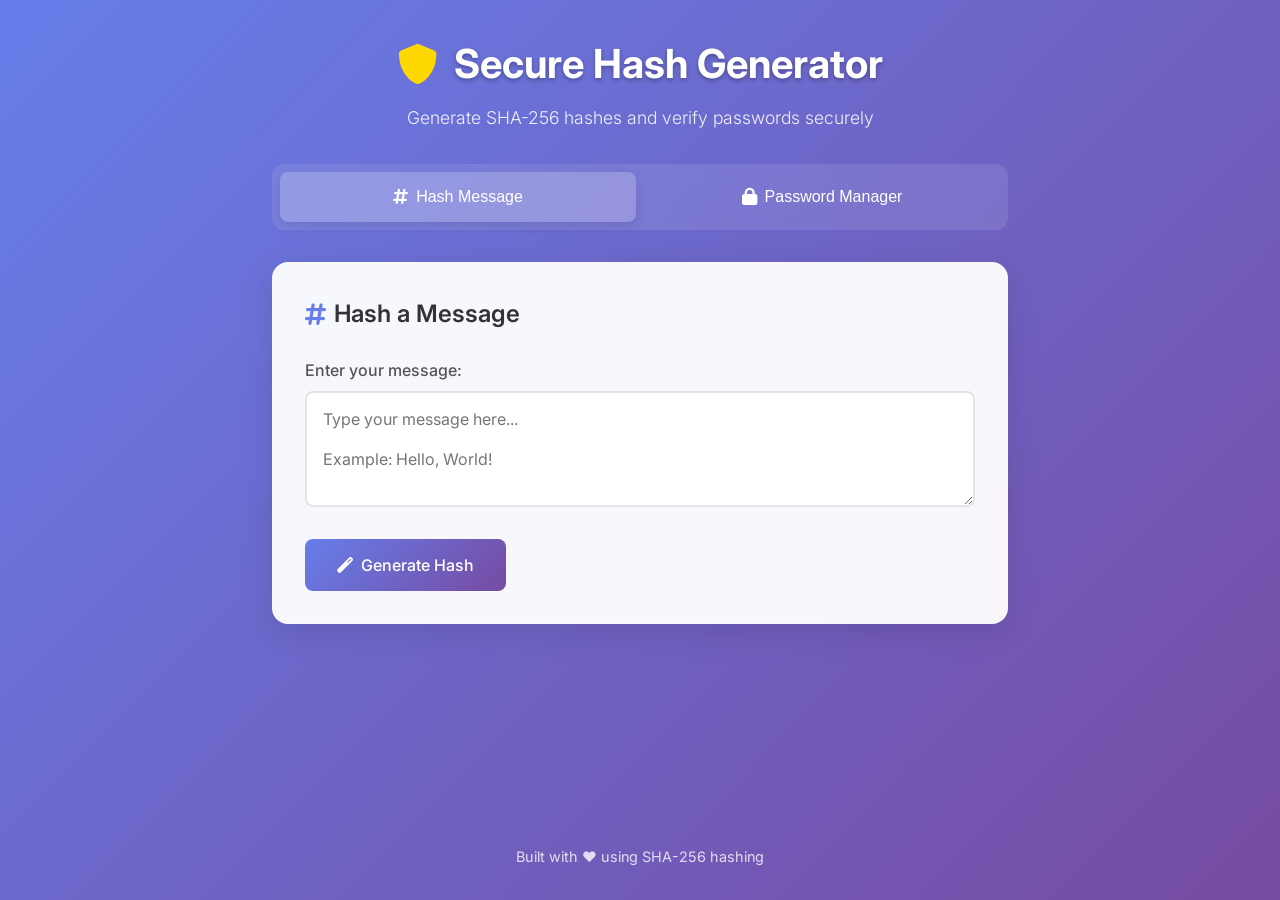
<file: Iot - Password Hashing/index.html>
<!DOCTYPE html>
<html lang="en">
<head>
    <meta charset="UTF-8">
    <meta name="viewport" content="width=device-width, initial-scale=1.0">
    <title>Secure Hash Generator</title>
    <link rel="stylesheet" href="styles.css">
    <link href="https://fonts.googleapis.com/css2?family=Inter:wght@300;400;500;600;700&display=swap" rel="stylesheet">
    <link rel="stylesheet" href="https://cdnjs.cloudflare.com/ajax/libs/font-awesome/6.0.0/css/all.min.css">
</head>
<body>
    <div class="container">
        <header class="header">
            <div class="logo">
                <i class="fas fa-shield-alt"></i>
                <h1>Secure Hash Generator</h1>
            </div>
            <p class="subtitle">Generate SHA-256 hashes and verify passwords securely</p>
        </header>

        <div class="tabs">
            <button class="tab-btn active" data-tab="hash">
                <i class="fas fa-hashtag"></i>
                Hash Message
            </button>
            <button class="tab-btn" data-tab="password">
                <i class="fas fa-lock"></i>
                Password Manager
            </button>
        </div>

        <div class="tab-content">
            <!-- Hash Message Tab -->
            <div id="hash" class="tab-pane active">
                <div class="card">
                    <h2><i class="fas fa-hashtag"></i> Hash a Message</h2>
                    <div class="input-group">
                        <label for="messageInput">Enter your message:</label>
                        <textarea id="messageInput" placeholder="Type your message here..." rows="4"></textarea>
                    </div>
                    <button id="hashBtn" class="btn btn-primary">
                        <i class="fas fa-magic"></i>
                        Generate Hash
                    </button>
                    
                    <div id="hashResult" class="result hidden">
                        <h3>SHA-256 Hash:</h3>
                        <div class="hash-display">
                            <code id="hashOutput"></code>
                            <button id="copyHash" class="btn btn-secondary" title="Copy to clipboard">
                                <i class="fas fa-copy"></i>
                            </button>
                        </div>
                    </div>
                </div>
            </div>

            <!-- Password Manager Tab -->
            <div id="password" class="tab-pane">
                <div class="card">
                    <h2><i class="fas fa-lock"></i> Password Manager</h2>
                    
                    <div class="password-section">
                        <h3>Set Password</h3>
                        <div class="input-group">
                            <label for="passwordInput">Enter your password:</label>
                            <div class="password-input-wrapper">
                                <input type="password" id="passwordInput" placeholder="Enter your password">
                                <button id="togglePassword" class="toggle-password" type="button">
                                    <i class="fas fa-eye"></i>
                                </button>
                            </div>
                        </div>
                        <button id="storePasswordBtn" class="btn btn-primary">
                            <i class="fas fa-save"></i>
                            Store Password Hash
                        </button>
                    </div>

                    <div id="storedHashSection" class="result hidden">
                        <h3>Stored Hash:</h3>
                        <div class="hash-display">
                            <code id="storedHash"></code>
                            <button id="copyStoredHash" class="btn btn-secondary" title="Copy to clipboard">
                                <i class="fas fa-copy"></i>
                            </button>
                        </div>
                    </div>

                    <div class="password-section">
                        <h3>Verify Password</h3>
                        <div class="input-group">
                            <label for="verifyPasswordInput">Re-enter password to verify:</label>
                            <div class="password-input-wrapper">
                                <input type="password" id="verifyPasswordInput" placeholder="Re-enter your password">
                                <button id="toggleVerifyPassword" class="toggle-password" type="button">
                                    <i class="fas fa-eye"></i>
                                </button>
                            </div>
                        </div>
                        <button id="verifyPasswordBtn" class="btn btn-success">
                            <i class="fas fa-check"></i>
                            Verify Password
                        </button>
                    </div>

                    <div id="verificationResult" class="result hidden">
                        <div id="verificationMessage"></div>
                    </div>
                </div>
            </div>
        </div>

        <footer class="footer">
            <p>Built with ❤️ using SHA-256 hashing</p>
        </footer>
    </div>

    <script src="script.js"></script>
</body>
</html>
</file>
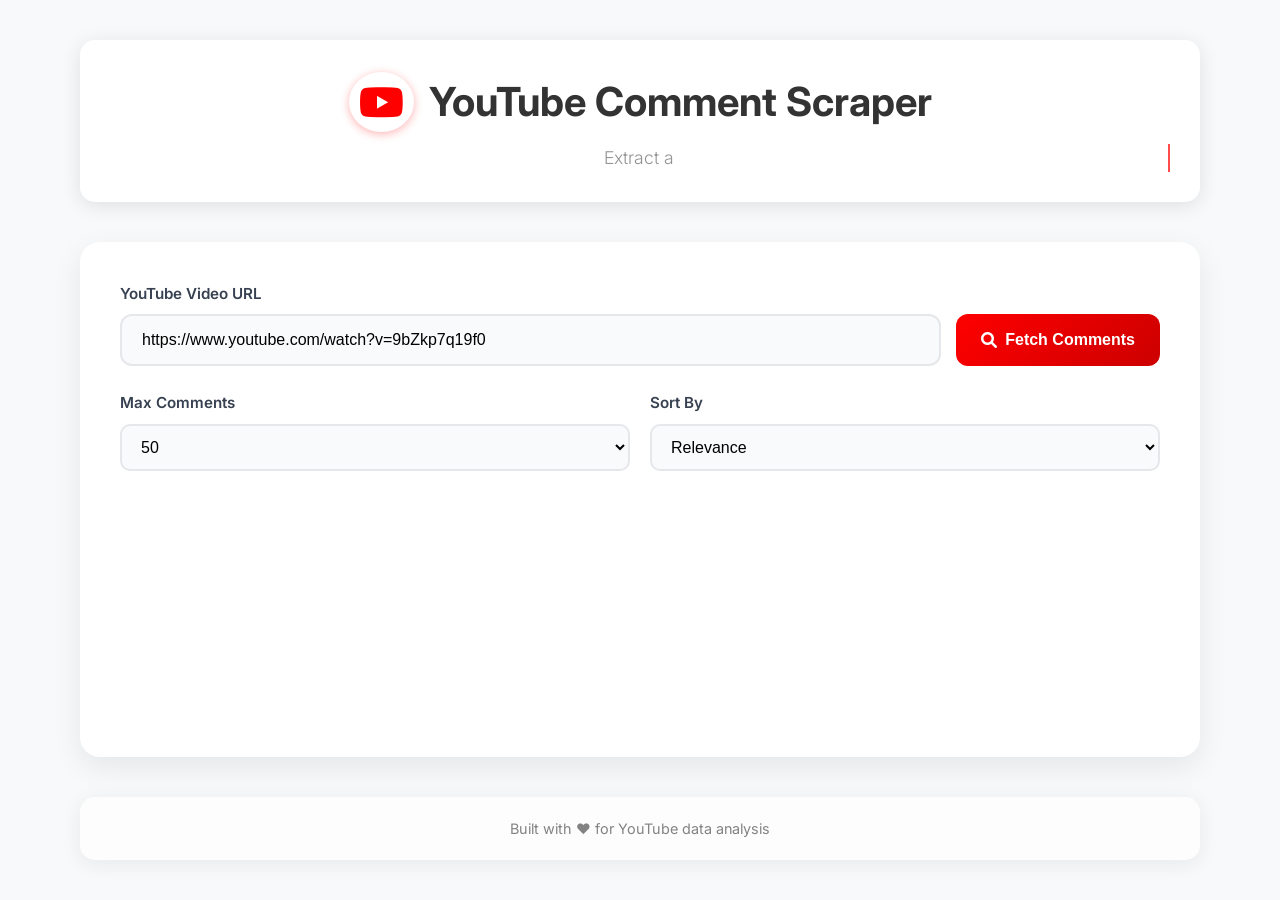
<file: SMA - Sentiment Analysis/index.html>
<!DOCTYPE html>
<html lang="en">
<head>
    <meta charset="UTF-8">
    <meta name="viewport" content="width=device-width, initial-scale=1.0">
    <title>YouTube Comment Scraper</title>
    <link rel="stylesheet" href="styles.css">
    <link href="https://fonts.googleapis.com/css2?family=Inter:wght@300;400;500;600;700&display=swap" rel="stylesheet">
    <link rel="stylesheet" href="https://cdnjs.cloudflare.com/ajax/libs/font-awesome/6.0.0/css/all.min.css">
</head>
<body>
    <div class="container">
        <header class="header">
            <div class="logo">
                <i class="fab fa-youtube"></i>
                <h1>YouTube Comment Scraper</h1>
            </div>
            <p class="subtitle">Extract and analyze comments from any YouTube video</p>
        </header>

        <main class="main">
            <div class="input-section">
                <div class="input-group">
                    <label for="videoUrl">YouTube Video URL</label>
                    <div class="input-wrapper">
                        <input 
                            type="url" 
                            id="videoUrl" 
                            placeholder="https://www.youtube.com/watch?v=..."
                            value="https://www.youtube.com/watch?v=9bZkp7q19f0"
                        >
                        <button id="fetchBtn" class="fetch-btn">
                            <i class="fas fa-search"></i>
                            Fetch Comments
                        </button>
                    </div>
                </div>

                <div class="options">
                    <div class="option-group">
                        <label for="maxComments">Max Comments</label>
                        <select id="maxComments">
                            <option value="10">10</option>
                            <option value="25">25</option>
                            <option value="50" selected>50</option>
                            <option value="100">100</option>
                        </select>
                    </div>
                    
                    <div class="option-group">
                        <label for="sortBy">Sort By</label>
                        <select id="sortBy">
                            <option value="relevance">Relevance</option>
                            <option value="time">Time</option>
                        </select>
                    </div>
                </div>
            </div>

            <div class="loading-section" id="loadingSection" style="display: none;">
                <div class="spinner"></div>
                <p>Fetching comments...</p>
            </div>

            <div class="results-section" id="resultsSection" style="display: none;">
                <div class="results-header">
                    <h2>Comments Analysis</h2>
                    <div class="stats">
                        <span id="commentCount">0</span> comments
                    </div>
                </div>

                <!-- Sentiment Analysis Dashboard -->
                <div class="sentiment-dashboard" id="sentimentDashboard" style="display: none;">
                    <div class="dashboard-header">
                        <h3>📊 Sentiment Analysis Dashboard</h3>
                        <div class="overall-sentiment" id="overallSentiment">
                            <!-- Overall sentiment will be displayed here -->
                        </div>
                    </div>

                    <div class="dashboard-grid">
                        <!-- Sentiment Distribution Chart -->
                        <div class="dashboard-card chart-card">
                            <h4>📈 Sentiment Distribution</h4>
                            <div class="sentiment-chart" id="sentimentChart">
                                <!-- Chart will be rendered here -->
                            </div>
                        </div>

                        <!-- Sentiment Metrics -->
                        <div class="dashboard-card metrics-card">
                            <h4>📊 Sentiment Metrics</h4>
                            <div class="metrics-grid" id="sentimentMetrics">
                                <!-- Metrics will be displayed here -->
                            </div>
                        </div>

                        <!-- Interactive Word Cloud -->
                        <div class="dashboard-card word-cloud-card">
                            <h4>☁️ Word Frequency Analysis</h4>
                            <div class="word-cloud-container">
                                <div class="word-cloud" id="wordCloud">
                                    <!-- Word cloud will be displayed here -->
                                </div>
                                <div class="word-cloud-controls">
                                    <button class="cloud-btn" data-size="small">Small</button>
                                    <button class="cloud-btn active" data-size="medium">Medium</button>
                                    <button class="cloud-btn" data-size="large">Large</button>
                                </div>
                            </div>
                        </div>

                        <!-- AI Insights -->
                        <div class="dashboard-card insights-card">
                            <h4>🤖 AI Insights</h4>
                            <div class="insights-list" id="insightsList">
                                <!-- Insights will be displayed here -->
                            </div>
                        </div>

                        <!-- Sentiment Timeline -->
                        <div class="dashboard-card timeline-card">
                            <h4>⏰ Sentiment Timeline</h4>
                            <div class="timeline-container" id="sentimentTimeline">
                                <!-- Timeline will be displayed here -->
                            </div>
                        </div>

                        <!-- Emotion Analysis -->
                        <div class="dashboard-card emotion-card">
                            <h4>😊 Emotion Analysis</h4>
                            <div class="emotion-chart" id="emotionChart">
                                <!-- Emotion chart will be displayed here -->
                            </div>
                        </div>
                    </div>
                </div>

                <!-- Comments with Sentiment -->
                <div class="comments-section">
                    <div class="comments-header">
                        <h3>Comments with Sentiment Analysis</h3>
                        <div class="filter-buttons">
                            <button class="filter-btn active" data-filter="all">All</button>
                            <button class="filter-btn" data-filter="positive">😊 Positive</button>
                            <button class="filter-btn" data-filter="negative">😔 Negative</button>
                            <button class="filter-btn" data-filter="neutral">😐 Neutral</button>
                        </div>
                    </div>
                    
                    <div class="comments-container" id="commentsContainer">
                        <!-- Comments will be inserted here -->
                    </div>
                </div>

                <div class="export-section">
                    <button id="exportBtn" class="export-btn">
                        <i class="fas fa-download"></i>
                        Export Analysis to CSV
                    </button>
                </div>
            </div>

            <div class="error-section" id="errorSection" style="display: none;">
                <div class="error-message">
                    <i class="fas fa-exclamation-triangle"></i>
                    <span id="errorText"></span>
                </div>
            </div>
        </main>

        <footer class="footer">
            <p>Built with ❤️ for YouTube data analysis</p>
        </footer>
    </div>

    </div>

    <!-- Modal for Details -->
    <div id="detailModal" class="modal">
        <div class="modal-content">
            <span class="close">&times;</span>
            <div id="modalContent">
                <!-- Modal content will be inserted here -->
            </div>
        </div>
    </div>

    <script src="script.js"></script>
</body>
</html>
</file>
<file: Iot - Password Hashing/styles.css>
/* Reset and base styles */
* {
    margin: 0;
    padding: 0;
    box-sizing: border-box;
}

body {
    font-family: 'Inter', -apple-system, BlinkMacSystemFont, 'Segoe UI', Roboto, sans-serif;
    background: linear-gradient(135deg, #667eea 0%, #764ba2 100%);
    min-height: 100vh;
    color: #333;
    line-height: 1.6;
}

.container {
    max-width: 800px;
    margin: 0 auto;
    padding: 2rem;
    min-height: 100vh;
    display: flex;
    flex-direction: column;
}

/* Header */
.header {
    text-align: center;
    margin-bottom: 2rem;
    color: white;
}

.logo {
    display: flex;
    align-items: center;
    justify-content: center;
    gap: 1rem;
    margin-bottom: 0.5rem;
}

.logo i {
    font-size: 2.5rem;
    color: #ffd700;
}

.logo h1 {
    font-size: 2.5rem;
    font-weight: 700;
    text-shadow: 0 2px 4px rgba(0,0,0,0.3);
}

.subtitle {
    font-size: 1.1rem;
    opacity: 0.9;
    font-weight: 300;
}

/* Tabs */
.tabs {
    display: flex;
    background: rgba(255, 255, 255, 0.1);
    backdrop-filter: blur(10px);
    border-radius: 12px;
    padding: 0.5rem;
    margin-bottom: 2rem;
    gap: 0.5rem;
}

.tab-btn {
    flex: 1;
    background: transparent;
    border: none;
    color: white;
    padding: 1rem 1.5rem;
    border-radius: 8px;
    cursor: pointer;
    font-size: 1rem;
    font-weight: 500;
    transition: all 0.3s ease;
    display: flex;
    align-items: center;
    justify-content: center;
    gap: 0.5rem;
}

.tab-btn:hover {
    background: rgba(255, 255, 255, 0.1);
}

.tab-btn.active {
    background: rgba(255, 255, 255, 0.2);
    box-shadow: 0 4px 12px rgba(0,0,0,0.1);
}

.tab-btn i {
    font-size: 1.1rem;
}

/* Tab Content */
.tab-content {
    flex: 1;
}

.tab-pane {
    display: none;
}

.tab-pane.active {
    display: block;
}

/* Cards */
.card {
    background: rgba(255, 255, 255, 0.95);
    backdrop-filter: blur(10px);
    border-radius: 16px;
    padding: 2rem;
    box-shadow: 0 8px 32px rgba(0,0,0,0.1);
    border: 1px solid rgba(255, 255, 255, 0.2);
}

.card h2 {
    color: #333;
    margin-bottom: 1.5rem;
    font-size: 1.5rem;
    font-weight: 600;
    display: flex;
    align-items: center;
    gap: 0.5rem;
}

.card h2 i {
    color: #667eea;
}

/* Input Groups */
.input-group {
    margin-bottom: 1.5rem;
}

.input-group label {
    display: block;
    margin-bottom: 0.5rem;
    font-weight: 500;
    color: #555;
}

.input-group input,
.input-group textarea {
    width: 100%;
    padding: 1rem;
    border: 2px solid #e1e5e9;
    border-radius: 8px;
    font-size: 1rem;
    font-family: inherit;
    transition: all 0.3s ease;
    background: white;
}

.input-group input:focus,
.input-group textarea:focus {
    outline: none;
    border-color: #667eea;
    box-shadow: 0 0 0 3px rgba(102, 126, 234, 0.1);
}

.input-group textarea {
    resize: vertical;
    min-height: 100px;
}

/* Password Input Wrapper */
.password-input-wrapper {
    position: relative;
}

.toggle-password {
    position: absolute;
    right: 1rem;
    top: 50%;
    transform: translateY(-50%);
    background: none;
    border: none;
    color: #666;
    cursor: pointer;
    padding: 0.5rem;
    border-radius: 4px;
    transition: color 0.3s ease;
}

.toggle-password:hover {
    color: #333;
}

/* Buttons */
.btn {
    padding: 1rem 2rem;
    border: none;
    border-radius: 8px;
    font-size: 1rem;
    font-weight: 500;
    cursor: pointer;
    transition: all 0.3s ease;
    display: inline-flex;
    align-items: center;
    gap: 0.5rem;
    text-decoration: none;
    font-family: inherit;
}

.btn-primary {
    background: linear-gradient(135deg, #667eea 0%, #764ba2 100%);
    color: white;
}

.btn-primary:hover {
    transform: translateY(-2px);
    box-shadow: 0 8px 25px rgba(102, 126, 234, 0.3);
}

.btn-success {
    background: linear-gradient(135deg, #56ab2f 0%, #a8e6cf 100%);
    color: white;
}

.btn-success:hover {
    transform: translateY(-2px);
    box-shadow: 0 8px 25px rgba(86, 171, 47, 0.3);
}

.btn-secondary {
    background: #f8f9fa;
    color: #666;
    border: 1px solid #e1e5e9;
    padding: 0.5rem 1rem;
}

.btn-secondary:hover {
    background: #e9ecef;
    color: #333;
}

/* Results */
.result {
    margin-top: 2rem;
    padding: 1.5rem;
    border-radius: 8px;
    background: #f8f9fa;
    border-left: 4px solid #667eea;
}

.result.hidden {
    display: none;
}

.result h3 {
    margin-bottom: 1rem;
    color: #333;
    font-weight: 600;
}

.hash-display {
    display: flex;
    align-items: center;
    gap: 1rem;
    background: white;
    padding: 1rem;
    border-radius: 6px;
    border: 1px solid #e1e5e9;
}

.hash-display code {
    flex: 1;
    font-family: 'Courier New', monospace;
    font-size: 0.9rem;
    color: #333;
    word-break: break-all;
    line-height: 1.4;
}

/* Password Sections */
.password-section {
    margin-bottom: 2rem;
    padding-bottom: 2rem;
    border-bottom: 1px solid #e1e5e9;
}

.password-section:last-child {
    border-bottom: none;
    margin-bottom: 0;
    padding-bottom: 0;
}

.password-section h3 {
    color: #333;
    margin-bottom: 1rem;
    font-size: 1.2rem;
    font-weight: 600;
}

/* Verification Result */
#verificationMessage {
    padding: 1rem;
    border-radius: 6px;
    font-weight: 500;
    text-align: center;
}

#verificationMessage.success {
    background: #d4edda;
    color: #155724;
    border: 1px solid #c3e6cb;
}

#verificationMessage.error {
    background: #f8d7da;
    color: #721c24;
    border: 1px solid #f5c6cb;
}

/* Footer */
.footer {
    text-align: center;
    margin-top: 2rem;
    color: rgba(255, 255, 255, 0.8);
    font-size: 0.9rem;
}

/* Responsive Design */
@media (max-width: 768px) {
    .container {
        padding: 1rem;
    }
    
    .logo h1 {
        font-size: 2rem;
    }
    
    .tabs {
        flex-direction: column;
    }
    
    .card {
        padding: 1.5rem;
    }
    
    .hash-display {
        flex-direction: column;
        align-items: stretch;
        gap: 0.5rem;
    }
    
    .hash-display code {
        text-align: center;
    }
}

/* Animations */
@keyframes fadeIn {
    from {
        opacity: 0;
        transform: translateY(10px);
    }
    to {
        opacity: 1;
        transform: translateY(0);
    }
}

.result:not(.hidden) {
    animation: fadeIn 0.3s ease;
}

/* Loading state */
.btn:disabled {
    opacity: 0.6;
    cursor: not-allowed;
    transform: none !important;
}

/* Copy button feedback */
.btn-secondary.copied {
    background: #28a745;
    color: white;
    border-color: #28a745;
}
</file>
<file: SMA - Sentiment Analysis/styles.css>
* {
    margin: 0;
    padding: 0;
    box-sizing: border-box;
}

body {
    font-family: 'Inter', -apple-system, BlinkMacSystemFont, 'Segoe UI', Roboto, sans-serif;
    background: #f8f9fa;
    min-height: 100vh;
    color: #333;
    line-height: 1.6;
}

.container {
    max-width: 1200px;
    margin: 0 auto;
    padding: 20px;
    min-height: 100vh;
    display: flex;
    flex-direction: column;
}

/* Header Styles */
.header {
    text-align: center;
    margin-bottom: 40px;
    color: #333;
    background: white;
    padding: 30px;
    border-radius: 15px;
    box-shadow: 0 4px 20px rgba(0, 0, 0, 0.1);
    margin: 20px;
}

.logo {
    display: flex;
    align-items: center;
    justify-content: center;
    gap: 15px;
    margin-bottom: 10px;
}

.logo i {
    font-size: 2.5rem;
    color: #ff0000;
    background: white;
    padding: 10px;
    border-radius: 50%;
    box-shadow: 0 2px 10px rgba(255, 0, 0, 0.3);
}

.logo h1 {
    font-size: 2.5rem;
    font-weight: 700;
    color: #333;
    text-shadow: none;
}

.subtitle {
    font-size: 1.1rem;
    opacity: 0.7;
    font-weight: 300;
    color: #666;
}

/* Main Content */
.main {
    flex: 1;
    background: white;
    border-radius: 20px;
    padding: 40px;
    box-shadow: 0 10px 30px rgba(0,0,0,0.08);
    margin: 20px;
}

/* Input Section */
.input-section {
    margin-bottom: 30px;
}

.input-group {
    margin-bottom: 25px;
}

.input-group label {
    display: block;
    margin-bottom: 8px;
    font-weight: 600;
    color: #374151;
    font-size: 0.95rem;
}

.input-wrapper {
    display: flex;
    gap: 15px;
    align-items: stretch;
}

.input-wrapper input {
    flex: 1;
    padding: 15px 20px;
    border: 2px solid #e5e7eb;
    border-radius: 12px;
    font-size: 1rem;
    transition: all 0.3s ease;
    background: #f9fafb;
}

.input-wrapper input:focus {
    outline: none;
    border-color: #ff0000;
    background: white;
    box-shadow: 0 0 0 3px rgba(255, 0, 0, 0.1);
}

.fetch-btn {
    padding: 15px 25px;
    background: linear-gradient(135deg, #ff0000 0%, #cc0000 100%);
    color: white;
    border: none;
    border-radius: 12px;
    font-size: 1rem;
    font-weight: 600;
    cursor: pointer;
    transition: all 0.3s ease;
    display: flex;
    align-items: center;
    gap: 8px;
    white-space: nowrap;
}

.fetch-btn:hover {
    transform: translateY(-2px);
    box-shadow: 0 10px 20px rgba(255, 0, 0, 0.3);
}

.fetch-btn:active {
    transform: translateY(0);
}

/* Options */
.options {
    display: grid;
    grid-template-columns: repeat(auto-fit, minmax(200px, 1fr));
    gap: 20px;
}

.option-group {
    display: flex;
    flex-direction: column;
}

.option-group label {
    margin-bottom: 8px;
    font-weight: 600;
    color: #374151;
    font-size: 0.95rem;
}

.option-group select {
    padding: 12px 15px;
    border: 2px solid #e5e7eb;
    border-radius: 10px;
    font-size: 1rem;
    background: #f9fafb;
    transition: all 0.3s ease;
}

.option-group select:focus {
    outline: none;
    border-color: #ff0000;
    background: white;
}

/* Loading Section */
.loading-section {
    text-align: center;
    padding: 40px;
    color: #6b7280;
}

.spinner {
    width: 50px;
    height: 50px;
    border: 4px solid #f3f4f6;
    border-top: 4px solid #ff0000;
    border-radius: 50%;
    animation: spin 1s linear infinite;
    margin: 0 auto 20px;
}

@keyframes spin {
    0% { transform: rotate(0deg); }
    100% { transform: rotate(360deg); }
}

/* Results Section */
.results-section {
    margin-top: 30px;
}

.results-header {
    display: flex;
    justify-content: space-between;
    align-items: center;
    margin-bottom: 25px;
    padding-bottom: 15px;
    border-bottom: 2px solid #f3f4f6;
}

.results-header h2 {
    color: #374151;
    font-size: 1.5rem;
    font-weight: 600;
}

.stats {
    background: #f3f4f6;
    padding: 8px 16px;
    border-radius: 20px;
    font-weight: 600;
    color: #6b7280;
}

.stats span {
    color: #667eea;
}

/* Sentiment Dashboard */
.sentiment-dashboard {
    margin-bottom: 30px;
    background: linear-gradient(135deg, #0f0f23 0%, #1a1a2e 50%, #16213e 100%);
    border-radius: 20px;
    padding: 30px;
    color: white;
    border: 2px solid #ff0000;
    box-shadow: 0 8px 25px rgba(255, 0, 0, 0.2);
    position: relative;
    overflow: hidden;
}

.sentiment-dashboard::before {
    content: '';
    position: absolute;
    top: 0;
    left: 0;
    right: 0;
    bottom: 0;
    background: url('data:image/svg+xml,<svg xmlns="http://www.w3.org/2000/svg" viewBox="0 0 100 100"><defs><pattern id="grid" width="10" height="10" patternUnits="userSpaceOnUse"><path d="M 10 0 L 0 0 0 10" fill="none" stroke="rgba(255,0,0,0.1)" stroke-width="0.5"/></pattern></defs><rect width="100" height="100" fill="url(%23grid)"/></svg>');
    opacity: 0.3;
    pointer-events: none;
}

.dashboard-header {
    display: flex;
    justify-content: space-between;
    align-items: center;
    margin-bottom: 25px;
}

.dashboard-header h3 {
    font-size: 1.5rem;
    font-weight: 600;
    margin: 0;
    color: white;
    position: relative;
    z-index: 2;
}

.overall-sentiment {
    background: #ff0000;
    color: white;
    padding: 10px 20px;
    border-radius: 25px;
    font-weight: 600;
    font-size: 1.1rem;
}

.dashboard-grid {
    display: grid;
    grid-template-columns: repeat(auto-fit, minmax(280px, 1fr));
    gap: 20px;
    position: relative;
    z-index: 2;
}

/* Enhanced Dashboard Cards */
.chart-card, .metrics-card, .word-cloud-card, .insights-card, .timeline-card, .emotion-card {
    position: relative;
    overflow: hidden;
    transition: all 0.3s ease;
    background: rgba(255, 255, 255, 0.95);
    border: 1px solid rgba(255, 255, 255, 0.2);
    border-radius: 15px;
    padding: 15px;
    box-shadow: 0 4px 15px rgba(0, 0, 0, 0.1);
    backdrop-filter: blur(10px);
    cursor: pointer;
    min-height: fit-content;
}

.chart-card h4, .metrics-card h4, .word-cloud-card h4, .insights-card h4, .timeline-card h4, .emotion-card h4 {
    margin: 0 0 15px 0;
    font-size: 1.1rem;
    font-weight: 600;
    color: #333;
    display: flex;
    align-items: center;
    justify-content: space-between;
}

.chart-card h4::after, .metrics-card h4::after, .word-cloud-card h4::after, .insights-card h4::after, .timeline-card h4::after, .emotion-card h4::after {
    content: '👆';
    font-size: 0.9rem;
    opacity: 0.7;
    transition: opacity 0.3s ease;
}

.chart-card:hover h4::after, .metrics-card:hover h4::after, .word-cloud-card:hover h4::after, .insights-card:hover h4::after, .timeline-card:hover h4::after, .emotion-card:hover h4::after {
    opacity: 1;
}

.chart-card:hover, .metrics-card:hover, .word-cloud-card:hover, .insights-card:hover, .timeline-card:hover, .emotion-card:hover {
    transform: translateY(-5px);
    box-shadow: 0 15px 30px rgba(255, 0, 0, 0.3);
    border-color: #ff0000;
    background: rgba(255, 255, 255, 1);
}

/* Word Cloud Container */
.word-cloud-container {
    position: relative;
}

.word-cloud-controls {
    display: flex;
    gap: 10px;
    margin-top: 15px;
    justify-content: center;
}

.cloud-btn {
    padding: 8px 16px;
    background: #f8f9fa;
    border: 2px solid #e5e7eb;
    border-radius: 20px;
    color: #374151;
    font-size: 0.9rem;
    cursor: pointer;
    transition: all 0.3s ease;
}

.cloud-btn:hover {
    background: #ff0000;
    color: white;
    border-color: #ff0000;
    transform: scale(1.05);
}

.cloud-btn.active {
    background: #ff0000;
    color: white;
    border-color: #ff0000;
}

/* Timeline Container */
.timeline-container {
    height: 200px;
    overflow-y: auto;
    padding: 15px;
}

.timeline-item {
    display: flex;
    align-items: center;
    margin-bottom: 15px;
    padding: 10px;
    background: white;
    border-radius: 10px;
    border-left: 4px solid;
    border: 1px solid #e5e7eb;
    color: #333;
}

.timeline-item.positive {
    border-left-color: #ff0000;
}

.timeline-item.negative {
    border-left-color: #ff4757;
}

.timeline-item.neutral {
    border-left-color: #6b7280;
}

.timeline-time {
    font-size: 0.8rem;
    opacity: 0.8;
    margin-right: 10px;
    min-width: 60px;
}

.timeline-sentiment {
    padding: 4px 8px;
    border-radius: 12px;
    font-size: 0.8rem;
    font-weight: 600;
    margin-right: 10px;
}

.timeline-sentiment.positive {
    background: rgba(255, 0, 0, 0.2);
    color: #ff0000;
}

.timeline-sentiment.negative {
    background: rgba(255, 71, 87, 0.2);
    color: #ff4757;
}

.timeline-sentiment.neutral {
    background: rgba(107, 114, 128, 0.2);
    color: #6b7280;
}

/* Emotion Chart */
.emotion-chart {
    height: 200px;
    display: flex;
    align-items: center;
    justify-content: center;
    position: relative;
    flex-direction: column;
}

.emotion-legend {
    display: flex;
    justify-content: center;
    gap: 15px;
    margin-top: 15px;
    flex-wrap: wrap;
}

.legend-item {
    display: flex;
    align-items: center;
    gap: 5px;
    font-size: 0.8rem;
    font-weight: 500;
}

.legend-color {
    width: 12px;
    height: 12px;
    border-radius: 50%;
}

.legend-color.positive {
    background: #ff0000;
}

.legend-color.neutral {
    background: #ff6b35;
}

.legend-color.negative {
    background: #ff4757;
}

.emotion-wheel {
    width: 150px;
    height: 150px;
    border-radius: 50%;
    background: conic-gradient(
        from 0deg,
        #ff0000 0deg 120deg,
        #ff6b35 120deg 240deg,
        #ff4757 240deg 360deg
    );
    position: relative;
    display: flex;
    align-items: center;
    justify-content: center;
    box-shadow: 0 10px 20px rgba(255, 0, 0, 0.2);
    border: 3px solid #ff0000;
}

.emotion-wheel::before {
    content: '';
    width: 80px;
    height: 80px;
    background: rgba(255, 255, 255, 0.9);
    border-radius: 50%;
    position: absolute;
}

.emotion-center {
    position: relative;
    z-index: 2;
    text-align: center;
    font-weight: 600;
    color: #333;
}

/* Enhanced Word Cloud */
.word-cloud {
    display: flex;
    flex-wrap: wrap;
    gap: 8px;
    max-height: 200px;
    overflow-y: auto;
    padding: 15px;
    justify-content: center;
}

.word-tag {
    background: #ff0000;
    color: white;
    padding: 8px 15px;
    border-radius: 20px;
    font-size: 0.9rem;
    font-weight: 500;
    cursor: pointer;
    transition: all 0.3s ease;
    position: relative;
    overflow: hidden;
}

.word-tag:hover {
    transform: scale(1.1);
    background: linear-gradient(135deg, #ff0000, #cc0000);
    color: white;
    box-shadow: 0 5px 15px rgba(255, 0, 0, 0.3);
}

.word-tag::before {
    content: '';
    position: absolute;
    top: 0;
    left: -100%;
    width: 100%;
    height: 100%;
    background: linear-gradient(90deg, transparent, rgba(255,255,255,0.3), transparent);
    transition: left 0.5s;
}

.word-tag:hover::before {
    left: 100%;
}

/* Enhanced Chart Bars */
.chart-bar {
    position: relative;
    overflow: hidden;
}

.chart-bar::before {
    content: '';
    position: absolute;
    top: 0;
    left: 0;
    width: 100%;
    height: 100%;
    background: linear-gradient(45deg, transparent 30%, rgba(255,255,255,0.1) 50%, transparent 70%);
    animation: shimmer 2s infinite;
}

@keyframes shimmer {
    0% { transform: translateX(-100%); }
    100% { transform: translateX(100%); }
}

/* Interactive Metrics */
.metric-item {
    position: relative;
    overflow: hidden;
    cursor: pointer;
    transition: all 0.3s ease;
}

.metric-item:hover {
    transform: scale(1.05);
    background: rgba(255, 255, 255, 0.2);
}

.metric-value {
    position: relative;
    z-index: 2;
}

/* Enhanced Insights */
.insight-item {
    position: relative;
    padding-left: 20px;
    cursor: pointer;
    transition: all 0.3s ease;
}

.insight-item::before {
    content: '💡';
    position: absolute;
    left: 0;
    top: 10px;
    font-size: 1.2rem;
}

.insight-item:hover {
    background: #ff0000;
    color: white;
    border-radius: 8px;
    padding: 15px;
    margin: 5px 0;
    transform: translateX(5px);
}

/* Overall Score Styling */
.overall-score {
    display: flex;
    flex-direction: column;
    align-items: center;
    gap: 10px;
}

.score-value {
    font-size: 2.5rem;
    font-weight: 700;
    color: #ff0000;
}

.score-label {
    font-size: 1.1rem;
    font-weight: 600;
    opacity: 0.9;
}

/* Enhanced Chart Items */
.chart-item {
    cursor: pointer;
    transition: all 0.3s ease;
    padding: 10px;
    border-radius: 8px;
}

.chart-item:hover {
    background: #ff0000;
    color: white;
    transform: scale(1.02);
}

/* Enhanced Metric Items */
.metric-item {
    cursor: pointer;
    transition: all 0.3s ease;
    padding: 15px;
    border-radius: 10px;
    border: 1px solid #e5e7eb;
    background: #f8f9fa;
}

.metric-item:hover {
    background: #ff0000;
    color: white;
    border-color: #ff0000;
    transform: scale(1.05);
}

/* Loading Animation */
@keyframes pulse {
    0%, 100% { opacity: 1; }
    50% { opacity: 0.5; }
}

.loading-pulse {
    animation: pulse 1.5s ease-in-out infinite;
}

/* Success Animation */
@keyframes success-bounce {
    0%, 20%, 50%, 80%, 100% { transform: translateY(0); }
    40% { transform: translateY(-10px); }
    60% { transform: translateY(-5px); }
}

.success-bounce {
    animation: success-bounce 0.6s ease-in-out;
}

/* Floating Animation */
@keyframes float {
    0%, 100% { transform: translateY(0px); }
    50% { transform: translateY(-10px); }
}

/* Typing Animation */
@keyframes typing {
    from { width: 0; }
    to { width: 100%; }
}

.subtitle {
    overflow: hidden;
    border-right: 2px solid #ff0000;
    white-space: nowrap;
    animation: typing 3s steps(40, end), blink-caret 0.75s step-end infinite;
}

@keyframes blink-caret {
    from, to { border-color: transparent; }
    50% { border-color: #ff0000; }
}

/* Enhanced Button Hover Effects */
.btn:hover {
    transform: translateY(-2px);
    box-shadow: 0 8px 25px rgba(0, 0, 0, 0.3);
}

/* Enhanced Input Focus Effects */
.form-control:focus {
    transform: scale(1.02);
    box-shadow: 0 0 0 3px rgba(255, 0, 0, 0.3);
}

/* Responsive Design Enhancements */
@media (max-width: 768px) {
    .dashboard-grid {
        grid-template-columns: 1fr;
        gap: 15px;
    }
    
    .score-value {
        font-size: 2rem;
    }
    
    .emotion-wheel {
        width: 120px;
        height: 120px;
    }
    
    .emotion-wheel::before {
        width: 60px;
        height: 60px;
    }
}

/* Dark Mode Enhancements */
@media (prefers-color-scheme: dark) {
    .dashboard-card {
        background: rgba(0, 0, 0, 0.3);
        border: 1px solid rgba(255, 255, 255, 0.1);
    }
    
    .metric-item {
        background: rgba(0, 0, 0, 0.2);
    }
}

/* Print Styles */
@media print {
    .dashboard-card {
        break-inside: avoid;
        page-break-inside: avoid;
    }
    
    .word-cloud {
        display: none;
    }
}

/* Modal Styles */
.modal {
    display: none;
    position: fixed;
    z-index: 1000;
    left: 0;
    top: 0;
    width: 100%;
    height: 100%;
    background-color: rgba(0, 0, 0, 0.8);
    backdrop-filter: blur(10px);
    animation: fadeIn 0.3s ease;
}

@keyframes fadeIn {
    from { opacity: 0; }
    to { opacity: 1; }
}

.modal.show {
    display: flex;
    align-items: center;
    justify-content: center;
}

.modal-content {
    background: white;
    margin: 5% auto;
    padding: 30px;
    border-radius: 20px;
    width: 90%;
    max-width: 500px;
    position: relative;
    box-shadow: 0 20px 40px rgba(0, 0, 0, 0.15);
    animation: modalSlideIn 0.3s ease-out;
    border: 1px solid #e5e7eb;
}

@keyframes modalSlideIn {
    from {
        opacity: 0;
        transform: translateY(-50px) scale(0.9);
    }
    to {
        opacity: 1;
        transform: translateY(0) scale(1);
    }
}

.close {
    color: #666;
    float: right;
    font-size: 28px;
    font-weight: bold;
    cursor: pointer;
    position: absolute;
    right: 20px;
    top: 15px;
    transition: all 0.3s ease;
}

.close:hover,
.close:focus {
    color: #ff0000;
    transform: scale(1.1);
}

#modalContent {
    color: #374151;
    margin-top: 20px;
}

.modal-title {
    font-size: 2rem;
    font-weight: 800;
    margin-bottom: 15px;
    text-align: center;
    color: #1a1a1a;
    letter-spacing: 0.5px;
}

.modal-details {
    background: #f8f9fa;
    padding: 20px;
    border-radius: 10px;
    margin: 15px 0;
    border: 1px solid #e5e7eb;
}

.modal-detail-item {
    display: flex;
    justify-content: space-between;
    margin-bottom: 10px;
    padding: 8px 0;
    border-bottom: 1px solid rgba(255, 255, 255, 0.2);
}

.modal-detail-item:last-child {
    border-bottom: none;
}

.modal-detail-label {
    font-weight: 500;
    opacity: 0.9;
}

.modal-detail-value {
    font-weight: 600;
    color: #ff0000;
}

.dashboard-card {
    background: white;
    border: 1px solid #e5e7eb;
    border-radius: 15px;
    padding: 25px;
    box-shadow: 0 4px 20px rgba(0, 0, 0, 0.08);
    transition: all 0.3s ease;
}

.dashboard-card h4 {
    margin: 0 0 15px 0;
    font-size: 1.1rem;
    font-weight: 600;
    color: #374151;
}

.sentiment-chart {
    height: 200px;
    display: flex;
    align-items: center;
    justify-content: center;
}

.chart-container {
    width: 100%;
    height: 100%;
    display: flex;
    flex-direction: column;
    align-items: center;
    justify-content: center;
    gap: 20px;
    padding: 20px;
    background: linear-gradient(135deg, #f8f9fa 0%, #ffffff 100%);
    border-radius: 12px;
    border: 1px solid #e5e7eb;
}

.chart-bars {
    display: flex;
    align-items: end;
    gap: 20px;
    height: 150px;
    position: relative;
    padding: 20px;
    background: white;
    border-radius: 10px;
    box-shadow: inset 0 2px 4px rgba(0, 0, 0, 0.05);
}

.chart-legend {
    display: flex;
    justify-content: center;
    gap: 20px;
    margin-top: 15px;
    flex-wrap: wrap;
    padding: 15px;
    background: white;
    border-radius: 8px;
    border: 1px solid #e5e7eb;
    box-shadow: 0 2px 4px rgba(0, 0, 0, 0.05);
}

.chart-legend-item {
    display: flex;
    align-items: center;
    gap: 8px;
    font-size: 0.85rem;
    font-weight: 500;
    color: #333;
    padding: 5px 10px;
    border-radius: 15px;
    background: #f8f9fa;
    transition: all 0.3s ease;
    cursor: pointer;
}

.chart-legend-item:hover {
    background: #fff5f5;
    transform: scale(1.05);
}

.chart-legend-color {
    width: 15px;
    height: 15px;
    border-radius: 4px;
    box-shadow: 0 2px 4px rgba(0, 0, 0, 0.2);
}

.chart-legend-color.positive {
    background: linear-gradient(135deg, #ff0000, #cc0000);
}

.chart-legend-color.neutral {
    background: linear-gradient(135deg, #6b7280, #4b5563);
}

.chart-legend-color.negative {
    background: linear-gradient(135deg, #ff4757, #ff3742);
}

.chart-bar {
    width: 60px;
    background: rgba(255, 255, 255, 0.3);
    border-radius: 8px 8px 0 0;
    display: flex;
    flex-direction: column;
    align-items: center;
    justify-content: end;
    padding: 10px 5px;
    position: relative;
    min-height: 20px;
    cursor: pointer;
    transition: all 0.3s ease;
    box-shadow: 0 2px 8px rgba(0, 0, 0, 0.1);
}

.chart-bar:hover {
    transform: translateY(-2px);
    box-shadow: 0 4px 12px rgba(0, 0, 0, 0.2);
}

.chart-bar.positive {
    background: linear-gradient(135deg, #ff0000, #cc0000);
}

.chart-bar.neutral {
    background: linear-gradient(135deg, #6b7280, #4b5563);
}

.chart-bar.negative {
    background: linear-gradient(135deg, #ff4757, #ff3742);
}

.bar-label {
    font-size: 0.8rem;
    font-weight: 600;
    margin-bottom: 5px;
    color: #333;
    text-align: center;
}

.bar-value {
    font-size: 1.2rem;
    font-weight: 700;
    color: #333;
    text-align: center;
}

.metrics-grid {
    display: grid;
    grid-template-columns: repeat(2, 1fr);
    gap: 15px;
}

.metric-item {
    background: linear-gradient(135deg, #f8f9fa 0%, #ffffff 100%);
    border: 1px solid #e5e7eb;
    border-radius: 12px;
    padding: 20px;
    text-align: center;
    transition: all 0.3s ease;
    cursor: pointer;
    box-shadow: 0 2px 8px rgba(0, 0, 0, 0.05);
}

.metric-item:hover {
    transform: translateY(-3px);
    box-shadow: 0 8px 20px rgba(255, 0, 0, 0.15);
    border-color: #ff0000;
    background: linear-gradient(135deg, #fff5f5 0%, #ffffff 100%);
}

.metric-value {
    font-size: 1.5rem;
    font-weight: 700;
    margin-bottom: 5px;
    color: #333;
}

.metric-value.positive {
    color: #ff0000;
}

.metric-value.negative {
    color: #ff4757;
}

.metric-value.neutral {
    color: #6b7280;
}

.metric-label {
    font-size: 0.9rem;
    color: #666;
    font-weight: 500;
}

.word-cloud {
    display: flex;
    flex-wrap: wrap;
    gap: 8px;
    max-height: 200px;
    overflow-y: auto;
}

.word-tag {
    background: linear-gradient(135deg, #ff0000 0%, #cc0000 100%);
    color: white;
    padding: 8px 15px;
    border-radius: 20px;
    font-size: 0.9rem;
    font-weight: 500;
    border: 1px solid #ff0000;
    cursor: pointer;
    transition: all 0.3s ease;
    box-shadow: 0 2px 8px rgba(255, 0, 0, 0.2);
    position: relative;
    overflow: hidden;
}

.word-tag:hover {
    transform: scale(1.05);
    box-shadow: 0 4px 12px rgba(255, 0, 0, 0.4);
    background: linear-gradient(135deg, #cc0000 0%, #aa0000 100%);
}

.insights-list {
    max-height: 200px;
    overflow-y: auto;
}

.insight-item {
    padding: 10px 0;
    border-bottom: 1px solid #e5e7eb;
    font-size: 0.95rem;
    line-height: 1.4;
    color: #374151;
}

.insight-item:last-child {
    border-bottom: none;
}

/* Comments Section */
.comments-section {
    margin-top: 30px;
}

.comments-header {
    display: flex;
    justify-content: space-between;
    align-items: center;
    margin-bottom: 20px;
    flex-wrap: wrap;
    gap: 15px;
}

.comments-header h3 {
    margin: 0;
    color: #374151;
    font-size: 1.3rem;
    font-weight: 600;
}

.filter-buttons {
    display: flex;
    gap: 10px;
    flex-wrap: wrap;
}

.filter-btn {
    padding: 8px 16px;
    border: 2px solid #e5e7eb;
    background: white;
    border-radius: 20px;
    font-size: 0.9rem;
    font-weight: 500;
    cursor: pointer;
    transition: all 0.3s ease;
}

.filter-btn:hover {
    border-color: #ff0000;
    background: #fff5f5;
}

.filter-btn.active {
    background: #ff0000;
    color: white;
    border-color: #ff0000;
}

/* Comments Container */
.comments-container {
    max-height: 500px;
    overflow-y: auto;
    border-radius: 12px;
    background: #f9fafb;
    padding: 20px;
}

.comment-item {
    background: white;
    padding: 20px;
    border-radius: 12px;
    margin-bottom: 15px;
    box-shadow: 0 2px 8px rgba(0,0,0,0.05);
    border-left: 4px solid #ff0000;
    transition: all 0.3s ease;
    position: relative;
}

.comment-item:hover {
    transform: translateY(-2px);
    box-shadow: 0 4px 12px rgba(0,0,0,0.1);
}

.comment-item.positive {
    border-left-color: #ff0000;
}

.comment-item.negative {
    border-left-color: #ff4757;
}

.comment-item.neutral {
    border-left-color: #6b7280;
}

.sentiment-badge {
    position: absolute;
    top: 15px;
    right: 15px;
    padding: 4px 8px;
    border-radius: 12px;
    font-size: 0.8rem;
    font-weight: 600;
    color: white;
}

.sentiment-badge.positive {
    background: #ff0000;
}

.sentiment-badge.negative {
    background: #ff4757;
}

.sentiment-badge.neutral {
    background: #6b7280;
}

.sentiment-scores {
    margin-top: 10px;
    display: flex;
    gap: 15px;
    font-size: 0.85rem;
    color: #6b7280;
}

.score-item {
    display: flex;
    align-items: center;
    gap: 5px;
}

.score-label {
    font-weight: 500;
}

.score-value {
    font-weight: 600;
    color: #374151;
}

.comment-header {
    display: flex;
    justify-content: space-between;
    align-items: center;
    margin-bottom: 10px;
}

.comment-author {
    font-weight: 600;
    color: #374151;
    font-size: 0.95rem;
}

.comment-date {
    color: #9ca3af;
    font-size: 0.85rem;
}

.comment-text {
    color: #4b5563;
    line-height: 1.6;
    word-wrap: break-word;
}

/* Export Section */
.export-section {
    margin-top: 25px;
    text-align: center;
}

.export-btn {
    padding: 12px 25px;
    background: #ff0000;
    color: white;
    border: none;
    border-radius: 10px;
    font-size: 1rem;
    font-weight: 600;
    cursor: pointer;
    transition: all 0.3s ease;
    display: inline-flex;
    align-items: center;
    gap: 8px;
}

.export-btn:hover {
    background: #cc0000;
    transform: translateY(-1px);
    box-shadow: 0 4px 12px rgba(255, 0, 0, 0.3);
}

/* Error Section */
.error-section {
    margin-top: 20px;
}

.error-message {
    background: #fef2f2;
    border: 1px solid #fecaca;
    color: #dc2626;
    padding: 15px 20px;
    border-radius: 10px;
    display: flex;
    align-items: center;
    gap: 10px;
    font-weight: 500;
}

/* Footer */
.footer {
    text-align: center;
    margin-top: 40px;
    color: #666;
    opacity: 0.8;
    font-size: 0.9rem;
    background: white;
    padding: 20px;
    border-radius: 15px;
    box-shadow: 0 4px 20px rgba(0, 0, 0, 0.08);
    margin: 20px;
}

/* Responsive Design */
@media (max-width: 768px) {
    .container {
        padding: 15px;
    }
    
    .main {
        padding: 25px;
    }
    
    .logo h1 {
        font-size: 2rem;
    }
    
    .input-wrapper {
        flex-direction: column;
    }
    
    .fetch-btn {
        width: 100%;
        justify-content: center;
    }
    
    .options {
        grid-template-columns: 1fr;
    }
    
    .results-header {
        flex-direction: column;
        gap: 10px;
        align-items: flex-start;
    }
}

@media (max-width: 480px) {
    .logo {
        flex-direction: column;
        gap: 10px;
    }
    
    .logo h1 {
        font-size: 1.8rem;
    }
    
    .main {
        padding: 20px;
    }
} 

.chart-legend-item span {
    font-size: 1rem;
    font-weight: 700;
    color: #1a1a1a;
}

.legend-item span {
    font-size: 1rem;
    font-weight: 700;
    color: #1a1a1a;
} 

.chart-bar .bar-label, .chart-bar .bar-value {
    color: #fff !important;
    font-weight: 700;
    text-shadow: 0 1px 4px rgba(0,0,0,0.25);
    text-align: center;
} 

.bar-label, .bar-value {
    color: #1a1a1a;
    font-weight: 700;
    text-align: center;
    transition: color 0.2s, background 0.2s;
    z-index: 2;
    position: relative;
    padding: 2px 4px;
    border-radius: 4px;
}

.chart-bar.filled .bar-label,
.chart-bar.filled .bar-value {
    color: #fff !important;
    text-shadow: 0 1px 4px rgba(0,0,0,0.25);
    background: rgba(0,0,0,0.08);
}

.chart-bar:not(.filled) .bar-label,
.chart-bar:not(.filled) .bar-value {
    background: rgba(255,255,255,0.85);
    color: #1a1a1a !important;
    text-shadow: none;
} 

.chart-bar-wrapper {
    display: flex;
    flex-direction: column;
    align-items: center;
    justify-content: flex-end;
    height: 100%;
}

.bar-value-outside {
    font-size: 1.2rem;
    font-weight: 800;
    color: #1a1a1a;
    margin-bottom: 6px;
    text-align: center;
    letter-spacing: 0.5px;
}
</file>
